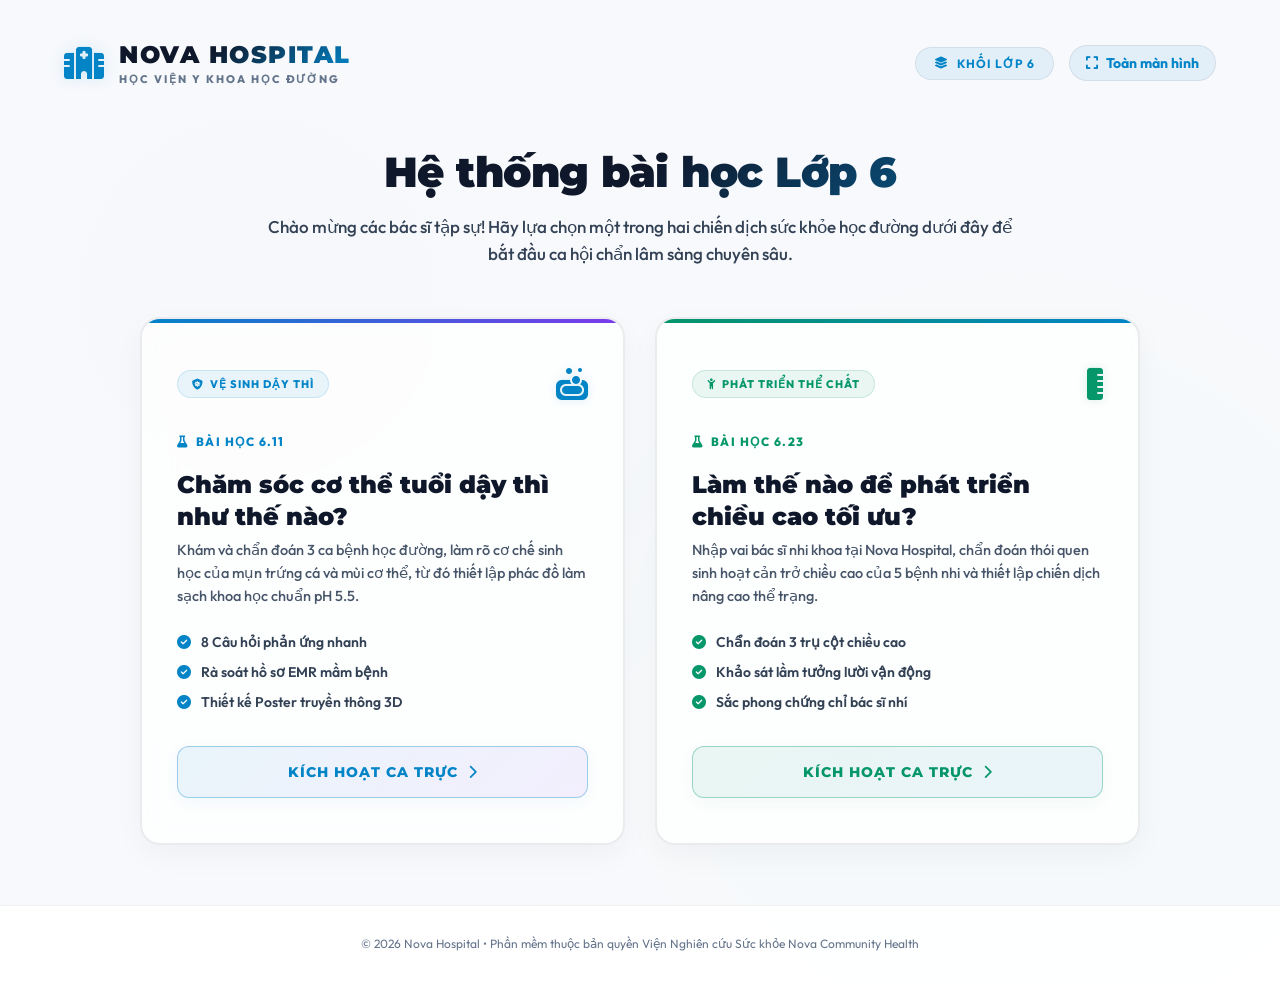
<file: index.html>
<!DOCTYPE html>
<html lang="vi">
<head>
  <meta charset="UTF-8">
  <meta name="viewport" content="width=device-width, initial-scale=1.0">
  <title>LỚP 6 – HỆ THỐNG ĐÀO TẠO Y KHOA HỌC ĐƯỜNG</title>
  
  <!-- SEO Meta Tags -->
  <meta name="description" content="Hệ thống đào tạo y khoa học đường dành cho học sinh Lớp 6: Chăm sóc cơ thể tuổi dậy thì và phát triển chiều cao tối ưu.">
  
  <!-- Google Fonts & FontAwesome -->
  <link rel="preconnect" href="https://fonts.googleapis.com">
  <link rel="preconnect" href="https://fonts.gstatic.com" crossorigin>
  <link href="https://fonts.googleapis.com/css2?family=Montserrat:wght@700;800;900&family=Outfit:wght@400;500;600;700;800&display=swap" rel="stylesheet">
  <link rel="stylesheet" href="https://cdnjs.cloudflare.com/ajax/libs/font-awesome/6.4.0/css/all.min.css">
  
  <style>
    :root {
      --bg-dark: #F8FAFC;
      --bg-card: rgba(255, 255, 255, 0.75);
      --text-main: #0F172A;
      --text-muted: #64748B;
      
      /* Vibrant Theme Accents for Light Mode */
      --cyan: #0284C7;
      --cyan-glow: rgba(2, 132, 199, 0.15);
      --mint: #059669;
      --mint-glow: rgba(5, 150, 105, 0.15);
      --purple: #7C3AED;
      --purple-glow: rgba(124, 58, 237, 0.15);
      --pink: #DB2777;
      --pink-glow: rgba(219, 39, 119, 0.15);
      
      --font-heading: 'Montserrat', sans-serif;
      --font-body: 'Outfit', sans-serif;
      --glass-border: rgba(15, 23, 42, 0.08);
      --transition-smooth: all 0.4s cubic-bezier(0.4, 0, 0.2, 1);
    }

    * {
      box-sizing: border-box;
      margin: 0;
      padding: 0;
    }

    body {
      background-color: var(--bg-dark);
      background-image: radial-gradient(circle at 20% 30%, rgba(124, 58, 237, 0.05) 0%, transparent 45%),
                        radial-gradient(circle at 80% 70%, rgba(2, 132, 199, 0.05) 0%, transparent 45%);
      color: var(--text-main);
      font-family: var(--font-body);
      min-height: 100vh;
      display: flex;
      flex-direction: column;
      justify-content: space-between;
      position: relative;
      overflow-x: hidden;
    }

    /* Blurred Background Image Overlay for Clinical Aesthetic */
    body::before {
      content: '';
      position: absolute;
      top: 0;
      left: 0;
      width: 100%;
      height: 100%;
      background: rgba(248, 250, 252, 0.88);
      z-index: -1;
      pointer-events: none;
    }

    .app-header {
      width: 100%;
      max-width: 1200px;
      margin: 0 auto;
      padding: 40px 24px;
      display: flex;
      justify-content: space-between;
      align-items: center;
      z-index: 10;
    }

    .brand {
      display: flex;
      align-items: center;
      gap: 15px;
    }

    .brand-logo {
      font-size: 32px;
      color: var(--cyan);
      text-shadow: 0 0 15px var(--cyan-glow);
      animation: pulse-glow 2s infinite alternate;
    }

    .brand-text h1 {
      font-family: var(--font-heading);
      font-size: 24px;
      font-weight: 900;
      letter-spacing: 1.5px;
      background: linear-gradient(135deg, #0F172A 40%, var(--cyan) 100%);
      -webkit-background-clip: text;
      -webkit-text-fill-color: transparent;
    }

    .brand-text p {
      font-size: 11px;
      font-weight: 800;
      letter-spacing: 2px;
      color: var(--text-muted);
      text-transform: uppercase;
      margin-top: 3px;
    }

    .header-badge {
      background: rgba(2, 132, 199, 0.08);
      border: 1.5px solid var(--glass-border);
      color: var(--cyan);
      font-size: 12px;
      font-weight: 700;
      padding: 8px 18px;
      border-radius: 30px;
      text-transform: uppercase;
      letter-spacing: 1px;
      display: flex;
      align-items: center;
      gap: 8px;
    }

    .main-container {
      width: 100%;
      max-width: 1200px;
      margin: 0 auto;
      padding: 20px 24px 60px 24px;
      z-index: 10;
      flex-grow: 1;
      display: flex;
      flex-direction: column;
      justify-content: center;
    }

    .welcome-banner {
      text-align: center;
      margin-bottom: 50px;
    }

    .welcome-banner h2 {
      font-family: var(--font-heading);
      font-size: 42px;
      font-weight: 900;
      color: var(--text-main);
      margin-bottom: 15px;
      background: linear-gradient(135deg, #0F172A 50%, var(--cyan) 100%);
      -webkit-background-clip: text;
      -webkit-text-fill-color: transparent;
      letter-spacing: -0.5px;
    }

    .welcome-banner p {
      font-size: 17px;
      color: #334155;
      max-width: 750px;
      margin: 0 auto;
      line-height: 1.6;
      font-weight: 500;
    }

    .lessons-grid {
      display: grid;
      grid-template-columns: repeat(2, 1fr);
      gap: 30px;
      max-width: 1000px;
      margin: 0 auto;
      width: 100%;
    }

    .lesson-card {
      background: var(--bg-card);
      border: 2px solid var(--glass-border);
      border-radius: 20px;
      padding: 45px 35px;
      display: flex;
      flex-direction: column;
      justify-content: space-between;
      min-height: 480px;
      transition: var(--transition-smooth);
      position: relative;
      overflow: hidden;
      backdrop-filter: blur(15px);
      box-shadow: 0 10px 30px rgba(15, 23, 42, 0.04);
    }

    .lesson-card::before {
      content: '';
      position: absolute;
      top: 0;
      left: 0;
      width: 100%;
      height: 4px;
      transition: var(--transition-smooth);
    }

    .card-puberty::before { background: linear-gradient(90deg, var(--cyan), var(--purple)); }
    .card-height::before { background: linear-gradient(90deg, var(--mint), var(--cyan)); }

    .lesson-card:hover {
      transform: translateY(-8px);
      border-color: rgba(2, 132, 199, 0.3);
      box-shadow: 0 15px 40px rgba(2, 132, 199, 0.1);
    }

    .card-header-info {
      display: flex;
      justify-content: space-between;
      align-items: center;
      margin-bottom: 30px;
    }

    .card-badge {
      font-size: 11px;
      font-weight: 800;
      padding: 6px 14px;
      border-radius: 30px;
      text-transform: uppercase;
      letter-spacing: 1px;
      display: flex;
      align-items: center;
      gap: 6px;
    }

    .card-puberty .card-badge { background: rgba(2, 132, 199, 0.08); color: var(--cyan); border: 1.5px solid rgba(2, 132, 199, 0.15); }
    .card-height .card-badge { background: rgba(5, 150, 105, 0.08); color: var(--mint); border: 1.5px solid rgba(5, 150, 105, 0.15); }

    .card-icon {
      font-size: 32px;
      transition: var(--transition-smooth);
    }
    .card-puberty .card-icon { color: var(--cyan); text-shadow: 0 0 10px var(--cyan-glow); }
    .card-height .card-icon { color: var(--mint); text-shadow: 0 0 10px var(--mint-glow); }

    .lesson-card:hover .card-icon {
      transform: scale(1.15) rotate(5deg);
    }

    .card-body h3 {
      font-family: var(--font-heading);
      font-size: 24px;
      font-weight: 900;
      color: #0F172A;
      margin-bottom: 6px;
      line-height: 1.3;
    }

    .card-num-label {
      font-size: 12px;
      font-weight: 800;
      margin-bottom: 20px;
      text-transform: uppercase;
      letter-spacing: 1.5px;
      display: flex;
      align-items: center;
      gap: 6px;
    }
    .card-puberty .card-num-label { color: var(--cyan); }
    .card-height .card-num-label { color: var(--mint); }

    .card-desc {
      font-size: 14.5px;
      color: #475569;
      line-height: 1.6;
      margin-bottom: 25px;
      min-height: 70px;
      font-weight: 500;
    }

    .card-features {
      list-style: none;
      display: flex;
      flex-direction: column;
      gap: 12px;
      margin-bottom: 35px;
    }

    .card-features li {
      font-size: 14px;
      color: #334155;
      display: flex;
      align-items: center;
      gap: 10px;
      font-weight: 600;
    }

    .card-puberty .card-features li i { color: var(--cyan); }
    .card-height .card-features li i { color: var(--mint); }

    .enter-btn {
      width: 100%;
      padding: 16px;
      border-radius: 12px;
      font-family: var(--font-heading);
      font-weight: 800;
      font-size: 14px;
      text-align: center;
      text-decoration: none;
      display: flex;
      align-items: center;
      justify-content: center;
      gap: 10px;
      transition: var(--transition-smooth);
      border: none;
      cursor: pointer;
      text-transform: uppercase;
      letter-spacing: 1px;
    }

    .card-puberty .enter-btn {
      background: linear-gradient(135deg, rgba(2, 132, 199, 0.08) 0%, rgba(124, 58, 237, 0.08) 100%);
      color: #0284C7;
      border: 1.5px solid rgba(2, 132, 199, 0.35);
      box-shadow: 0 4px 15px rgba(2, 132, 199, 0.05);
    }
    .card-puberty .enter-btn:hover {
      background: linear-gradient(135deg, var(--cyan) 0%, var(--purple) 100%);
      box-shadow: 0 6px 20px rgba(2, 132, 199, 0.25);
      color: #FFFFFF;
      transform: translateY(-2px);
    }

    .card-height .enter-btn {
      background: linear-gradient(135deg, rgba(5, 150, 105, 0.08) 0%, rgba(2, 132, 199, 0.08) 100%);
      color: #059669;
      border: 1.5px solid rgba(5, 150, 105, 0.35);
      box-shadow: 0 4px 15px rgba(5, 150, 105, 0.05);
    }
    .card-height .enter-btn:hover {
      background: linear-gradient(135deg, var(--mint) 0%, var(--cyan) 100%);
      box-shadow: 0 6px 20px rgba(5, 150, 105, 0.25);
      color: #FFFFFF;
      transform: translateY(-2px);
    }

    .app-footer {
      width: 100%;
      padding: 30px;
      text-align: center;
      border-top: 1px solid rgba(15, 23, 42, 0.06);
      font-size: 12px;
      color: var(--text-muted);
      background: rgba(255, 255, 255, 0.9);
      backdrop-filter: blur(8px);
      z-index: 10;
    }

    @keyframes pulse-glow {
      0% { transform: scale(1); opacity: 0.85; }
      100% { transform: scale(1.05); opacity: 1; }
    }

    @media (max-width: 768px) {
      .lessons-grid {
        grid-template-columns: 1fr;
        max-width: 480px;
      }
      .welcome-banner h2 {
        font-size: 32px;
      }
      .welcome-banner p {
        font-size: 15px;
      }
      .lesson-card {
        min-height: auto;
      }
    }
  </style>
</head>
<body>
  <!-- Header -->
  <header class="app-header">
    <div class="brand">
      <div class="brand-logo"><i class="fa-solid fa-hospital"></i></div>
      <div class="brand-text">
        <h1>NOVA HOSPITAL</h1>
        <p>HỌC VIỆN Y KHOA HỌC ĐƯỜNG</p>
      </div>
    </div>
    <div style="display: flex; align-items: center; gap: 15px;">
      <div class="header-badge">
        <i class="fa-solid fa-layer-group"></i> KHỐI LỚP 6
      </div>
      <button class="control-btn" id="fullscreen-toggle" title="Toàn màn hình" style="background: rgba(2, 132, 199, 0.08); border: 1.5px solid var(--glass-border); color: var(--cyan); font-size: 14px; font-weight: 700; padding: 8px 16px; border-radius: 30px; cursor: pointer; display: inline-flex; align-items: center; gap: 8px; font-family: var(--font-body); transition: var(--transition-smooth);">
        <i class="fa-solid fa-expand"></i> <span class="btn-lbl">Toàn màn hình</span>
      </button>
    </div>
  </header>

  <!-- Main Container -->
  <main class="main-container">
    <div class="welcome-banner">
      <h2>Hệ thống bài học Lớp 6</h2>
      <p>Chào mừng các bác sĩ tập sự! Hãy lựa chọn một trong hai chiến dịch sức khỏe học đường dưới đây để bắt đầu ca hội chẩn lâm sàng chuyên sâu.</p>
    </div>

    <div class="lessons-grid">
      <!-- BÀI 6.11 CARD -->
      <div class="lesson-card card-puberty">
        <div>
          <div class="card-header-info">
            <span class="card-badge"><i class="fa-solid fa-shield-virus"></i> Vệ sinh dậy thì</span>
            <span class="card-icon"><i class="fa-solid fa-soap"></i></span>
          </div>
          <div class="card-body">
            <span class="card-num-label"><i class="fa-solid fa-flask"></i> Bài học 6.11</span>
            <h3>Chăm sóc cơ thể tuổi dậy thì như thế nào?</h3>
            <p class="card-desc">Khám và chẩn đoán 3 ca bệnh học đường, làm rõ cơ chế sinh học của mụn trứng cá và mùi cơ thể, từ đó thiết lập phác đồ làm sạch khoa học chuẩn pH 5.5.</p>
            <ul class="card-features">
              <li><i class="fa-solid fa-circle-check"></i> 8 Câu hỏi phản ứng nhanh</li>
              <li><i class="fa-solid fa-circle-check"></i> Rà soát hồ sơ EMR mầm bệnh</li>
              <li><i class="fa-solid fa-circle-check"></i> Thiết kế Poster truyền thông 3D</li>
            </ul>
          </div>
        </div>
        <a href="puberty_portal.html" class="enter-btn" id="btn-puberty">
          <span>Kích hoạt ca trực</span> <i class="fa-solid fa-chevron-right"></i>
        </a>
      </div>

      <!-- BÀI 6.23 CARD -->
      <div class="lesson-card card-height">
        <div>
          <div class="card-header-info">
            <span class="card-badge"><i class="fa-solid fa-child-reaching"></i> Phát triển thể chất</span>
            <span class="card-icon"><i class="fa-solid fa-ruler-vertical"></i></span>
          </div>
          <div class="card-body">
            <span class="card-num-label"><i class="fa-solid fa-flask"></i> Bài học 6.23</span>
            <h3>Làm thế nào để phát triển chiều cao tối ưu?</h3>
            <p class="card-desc">Nhập vai bác sĩ nhi khoa tại Nova Hospital, chẩn đoán thói quen sinh hoạt cản trở chiều cao của 5 bệnh nhi và thiết lập chiến dịch nâng cao thể trạng.</p>
            <ul class="card-features">
              <li><i class="fa-solid fa-circle-check"></i> Chẩn đoán 3 trụ cột chiều cao</li>
              <li><i class="fa-solid fa-circle-check"></i> Khảo sát lầm tưởng lười vận động</li>
              <li><i class="fa-solid fa-circle-check"></i> Sắc phong chứng chỉ bác sĩ nhí</li>
            </ul>
          </div>
        </div>
        <a href="height_portal.html" class="enter-btn" id="btn-height">
          <span>Kích hoạt ca trực</span> <i class="fa-solid fa-chevron-right"></i>
        </a>
      </div>
    </div>
  </main>

  <!-- Footer -->
  <footer class="app-footer">
    <p>&copy; 2026 Nova Hospital &bull; Phần mềm thuộc bản quyền Viện Nghiên cứu Sức khỏe Nova Community Health</p>
  </footer>

  <!-- Fullscreen script -->
  <script>
    const fullscreenBtn = document.getElementById("fullscreen-toggle");
    if (fullscreenBtn) {
      fullscreenBtn.addEventListener("click", () => {
        if (!document.fullscreenElement) {
          document.documentElement.requestFullscreen().catch(err => {
            console.error(`Error entering fullscreen: ${err.message}`);
          });
        } else {
          document.exitFullscreen();
        }
      });
      document.addEventListener("fullscreenchange", () => {
        const icon = fullscreenBtn.querySelector("i");
        const label = fullscreenBtn.querySelector(".btn-lbl");
        if (document.fullscreenElement) {
          if (icon) icon.className = "fa-solid fa-compress";
          if (label) label.textContent = "Thu nhỏ";
        } else {
          if (icon) icon.className = "fa-solid fa-expand";
          if (label) label.textContent = "Toàn màn hình";
        }
      });
    }
  </script>

</body>
</html>
</file>
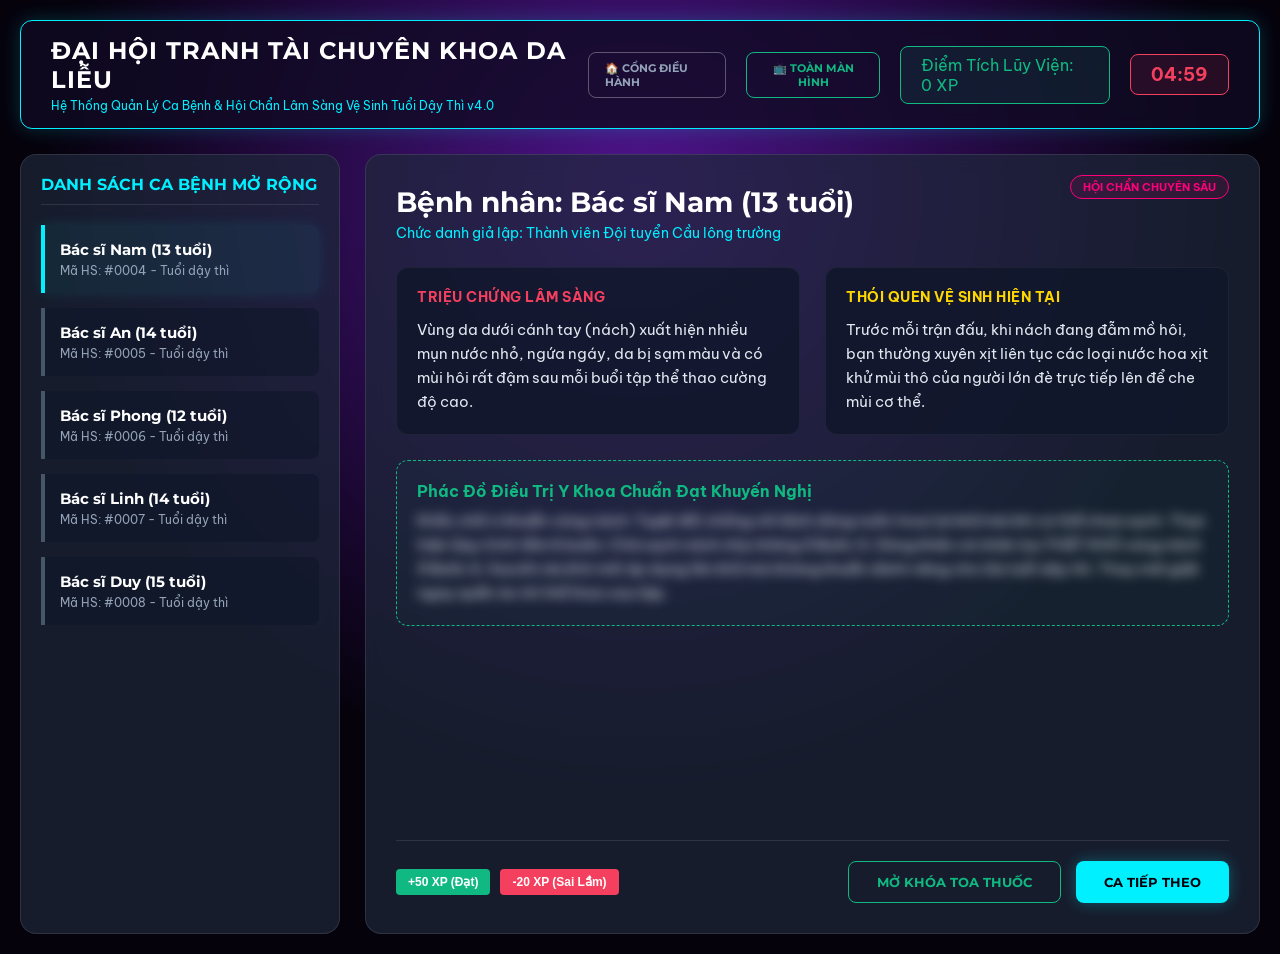
<file: cuoc_thi.html>
<!DOCTYPE html>
<html lang="vi">
<head>
    <meta charset="UTF-8">
    <meta name="viewport" content="width=device-width, initial-scale=1.0">
    <title>Đại Hội Tranh Tài Chuyên Khoa Da Liễu - Nova Hospital</title>
    <link href="https://fonts.googleapis.com/css2?family=Montserrat:wght@700;800&family=Be+Vietnam+Pro:wght@400;500;700&display=swap" rel="stylesheet">
    <style>
        :root {
            --bg-main: #05020C;
            --bg-nebula: #110A24;
            --bg-panel: rgba(30, 41, 59, 0.7);
            --electric-cyan: #00F0FF;
            --cosmic-pink: #FF007A;
            --neon-mint: #10B981;
            --digital-coral: #F43F5E;
            --nova-gold: #FFD700;
        }

        * {
            box-sizing: border-box;
            margin: 0;
            padding: 0;
        }

        body {
            font-family: 'Be Vietnam Pro', sans-serif;
            background-color: var(--bg-main);
            color: #E2E8F0;
            overflow-x: hidden;
            background-image: radial-gradient(circle at 50% 20%, #4E148C 0%, var(--bg-main) 60%);
            min-height: 100vh;
            padding: 20px;
        }

        h1, h2, h3, .font-tech {
            font-family: 'Montserrat', sans-serif;
            font-weight: 700;
        }

        /* Top Navigation Header */
        .header-terminal {
            display: flex;
            justify-content: space-between;
            align-items: center;
            background: rgba(17, 10, 36, 0.8);
            border: 1px solid var(--electric-cyan);
            border-radius: 12px;
            padding: 15px 30px;
            margin-bottom: 25px;
            backdrop-filter: blur(10px);
            box-shadow: 0 0 20px rgba(0, 240, 255, 0.2);
        }

        .header-title h1 {
            color: #FFF;
            font-size: 24px;
            letter-spacing: 1px;
            text-transform: uppercase;
        }

        .header-title span {
            color: var(--electric-cyan);
            font-size: 12px;
            display: block;
            margin-top: 4px;
        }

        /* Score & Timer HUD */
        .hud-display {
            display: flex;
            gap: 20px;
            align-items: center;
        }

        .timer-box {
            background: rgba(244, 63, 94, 0.1);
            border: 1px solid var(--digital-coral);
            padding: 8px 20px;
            border-radius: 8px;
            color: var(--digital-coral);
            font-size: 18px;
            font-weight: bold;
        }

        .score-board {
            background: rgba(16, 185, 129, 0.1);
            border: 1px solid var(--neon-mint);
            padding: 8px 20px;
            border-radius: 8px;
            color: var(--neon-mint);
            font-size: 16px;
        }

        /* Main Workspace Grid */
        .workspace-grid {
            display: grid;
            grid-template-columns: 320px 1fr;
            gap: 25px;
            height: calc(100vh - 120px);
        }

        /* Sidebar Sidebar List Cases */
        .sidebar-cases {
            background: var(--bg-panel);
            border: 1px solid rgba(255, 255, 255, 0.1);
            border-radius: 16px;
            padding: 20px;
            backdrop-filter: blur(12px);
            display: flex;
            flex-direction: column;
            gap: 15px;
            overflow-y: auto;
        }

        .sidebar-cases h2 {
            font-size: 16px;
            color: var(--electric-cyan);
            text-transform: uppercase;
            border-bottom: 1px solid rgba(255, 255, 255, 0.1);
            padding-bottom: 10px;
            margin-bottom: 5px;
        }

        .case-tab {
            background: rgba(15, 23, 42, 0.6);
            border-left: 4px solid #475569;
            padding: 15px;
            border-radius: 0 8px 8px 0;
            cursor: pointer;
            transition: all 0.3s cubic-bezier(0.4, 0, 0.2, 1);
        }

        .case-tab:hover {
            background: rgba(255, 255, 255, 0.05);
            transform: translateX(5px);
        }

        .case-tab.active {
            background: rgba(0, 240, 255, 0.05);
            border-left-color: var(--electric-cyan);
            box-shadow: 0 0 15px rgba(0, 240, 255, 0.1);
        }

        .case-tab h3 {
            font-size: 15px;
            color: #FFF;
            margin-bottom: 4px;
        }

        .case-tab p {
            font-size: 12px;
            color: #94A3B8;
        }

        /* Center Dashboard Clinical View */
        .clinical-dashboard {
            background: var(--bg-panel);
            border: 1px solid rgba(255, 255, 255, 0.1);
            border-radius: 16px;
            padding: 30px;
            backdrop-filter: blur(12px);
            display: flex;
            flex-direction: column;
            justify-content: space-between;
            position: relative;
        }

        .panel-badge {
            position: absolute;
            top: 20px;
            right: 30px;
            background: rgba(255, 0, 122, 0.1);
            border: 1px solid var(--cosmic-pink);
            color: var(--cosmic-pink);
            padding: 4px 12px;
            border-radius: 20px;
            font-size: 11px;
            text-transform: uppercase;
            font-weight: bold;
        }

        .patient-info {
            margin-bottom: 25px;
        }

        .patient-info h2 {
            font-size: 28px;
            color: #FFF;
            margin-bottom: 5px;
        }

        .patient-info p {
            color: var(--electric-cyan);
            font-size: 14px;
        }

        /* Data Blocks */
        .data-section {
            display: grid;
            grid-template-columns: 1fr 1fr;
            gap: 25px;
            margin-bottom: 25px;
            flex-grow: 1;
        }

        .block-card {
            background: rgba(15, 23, 42, 0.8);
            border: 1px solid rgba(255, 255, 255, 0.05);
            border-radius: 12px;
            padding: 20px;
            position: relative;
        }

        .block-card h4 {
            font-size: 14px;
            color: #94A3B8;
            margin-bottom: 12px;
            text-transform: uppercase;
            letter-spacing: 0.5px;
        }

        .block-card.symptom-card h4 { color: var(--digital-coral); }
        .block-card.habit-card h4 { color: var(--nova-gold); }

        .block-content {
            font-size: 15px;
            line-height: 1.6;
            color: #E2E8F0;
        }

        /* Interaction Panel Prescription */
        .prescription-box {
            background: rgba(16, 185, 129, 0.03);
            border: 1px dashed var(--neon-mint);
            border-radius: 12px;
            padding: 20px;
            margin-top: 15px;
        }

        .prescription-box h4 {
            color: var(--neon-mint);
            margin-bottom: 8px;
        }

        .prescription-blur {
            filter: blur(6px);
            user-select: none;
            pointer-events: none;
            transition: all 0.5s ease;
        }

        .prescription-box.reveal .prescription-blur {
            filter: blur(0);
            user-select: auto;
            pointer-events: auto;
        }

        /* Control Area Bottom Button */
        .control-area {
            display: flex;
            justify-content: space-between;
            align-items: center;
            border-top: 1px solid rgba(255, 255, 255, 0.1);
            padding-top: 20px;
            margin-top: 15px;
        }

        .btn-action {
            font-family: 'Montserrat', sans-serif;
            font-weight: 700;
            padding: 12px 28px;
            border-radius: 8px;
            cursor: pointer;
            border: none;
            transition: all 0.2s ease;
            text-transform: uppercase;
            font-size: 13px;
        }

        .btn-submit {
            background: var(--electric-cyan);
            color: #05020C;
            box-shadow: 0 0 15px rgba(0, 240, 255, 0.3);
        }

        .btn-submit:hover {
            background: #FFF;
            box-shadow: 0 0 25px rgba(255, 255, 255, 0.5);
        }

        .btn-reveal {
            background: transparent;
            border: 1px solid var(--neon-mint);
            color: var(--neon-mint);
        }

        .btn-reveal:hover {
            background: var(--neon-mint);
            color: #FFF;
        }

        /* Interactive Score Buttons for Teacher */
        .grading-panel {
            display: flex;
            gap: 10px;
        }
        .btn-grade {
            padding: 6px 12px;
            border-radius: 4px;
            border: none;
            cursor: pointer;
            font-weight: bold;
            font-size: 12px;
        }
        .btn-plus { background: var(--neon-mint); color: white; }
        .btn-minus { background: var(--digital-coral); color: white; }

        /* Custom Scrollbar */
        ::-webkit-scrollbar { width: 6px; }
        ::-webkit-scrollbar-track { background: transparent; }
        ::-webkit-scrollbar-thumb { background: #334155; border-radius: 10px; }
        ::-webkit-scrollbar-thumb:hover { background: #475569; }
    </style>
</head>
<body>

    <!-- Header Terminal HUD -->
    <div class="header-terminal">
        <div class="header-title">
            <h1>Đại Hội Tranh Tài Chuyên Khoa Da Liễu</h1>
            <span>Hệ Thống Quản Lý Ca Bệnh & Hội Chẩn Lâm Sàng Vệ Sinh Tuổi Dậy Thì v4.0</span>
        </div>
        <div class="hud-display" style="display: flex; align-items: center; gap: 20px;">
            <a href="index.html" class="btn-action btn-reveal" style="padding: 8px 16px; font-size: 11px; margin: 0; display: inline-flex; align-items: center; gap: 6px; text-decoration: none; border-color: rgba(255,255,255,0.3); color: #94A3B8;">🏠 CỔNG ĐIỀU HÀNH</a>
            <button class="btn-action btn-reveal" id="fullscreen-toggle" style="padding: 8px 16px; font-size: 11px; margin: 0; display: flex; align-items: center; gap: 6px;">📺 TOÀN MÀN HÌNH</button>
            <div class="score-board">Điểm Tích Lũy Viện: <span id="score-val">0</span> XP</div>
            <div class="timer-box" id="countdown-clock">05:00</div>
        </div>
    </div>

    <!-- Main Workspace Area -->
    <div class="workspace-grid">
        
        <!-- Case List Sidebar -->
        <div class="sidebar-cases" id="cases-list-panel">
            <h2>Danh Sách Ca Bệnh Mở Rộng</h2>
            <!-- Tabs dynamically rendered via Javascript -->
        </div>

        <!-- Dynamic Clinical Viewer Dashboard -->
        <div class="clinical-dashboard" id="clinical-dashboard-viewer">
            <div class="panel-badge">Hội Chẩn Chuyên Sâu</div>
            
            <div class="patient-wrapper">
                <div class="patient-info">
                    <h2 id="view-patient-name">Bác Sĩ Đang Đọc Dữ Liệu...</h2>
                    <p id="view-patient-meta">Khoa Lâm Sàng Kỹ Thuật Số</p>
                </div>

                <div class="data-section">
                    <div class="block-card symptom-card">
                        <h4>Triệu Chứng Lâm Sàng</h4>
                        <div class="block-content" id="view-symptoms">Vui lòng chọn một ca bệnh từ danh sách bên trái để bắt đầu phiên kiểm tra.</div>
                    </div>
                    <div class="block-card habit-card">
                        <h4>Thói Quen Vệ Sinh Hiện Tại</h4>
                        <div class="block-content" id="view-habits">Hệ thống sẵn sàng nạp dữ liệu phân tích thói quen sinh hoạt.</div>
                    </div>
                </div>

                <div class="prescription-box" id="prescription-container">
                    <h4>Phác Đồ Điều Trị Y Khoa Chuẩn Đạt Khuyến Nghị</h4>
                    <div class="block-content prescription-blur" id="view-prescription">
                        Nội dung phác đồ đang được bảo mật. Nhóm cần đưa ra chẩn đoán và báo cáo trước viện trước khi mở khóa kiểm tra.
                    </div>
                </div>
            </div>

            <!-- Control Actions Footer -->
            <div class="control-area">
                <div class="grading-panel">
                    <button class="btn-grade btn-plus" onclick="updateScore(50)">+50 XP (Đạt)</button>
                    <button class="btn-grade btn-minus" onclick="updateScore(-20)">-20 XP (Sai Lầm)</button>
                </div>
                <div style="display: flex; gap: 15px;">
                    <button class="btn-action btn-reveal" onclick="togglePrescriptionReveal()">Mở Khóa Toa Thuốc</button>
                    <button class="btn-action btn-submit" onclick="triggerNextCase()">Ca Tiếp Theo</button>
                </div>
            </div>

        </div>

    </div>

    <script>
        // Data Store containing the 5 expanded medical case sheets
        const clinicalCasesData = [
            {
                id: 4,
                name: "Bệnh nhân: Bác sĩ Nam (13 tuổi)",
                meta: "Chức danh giả lập: Thành viên Đội tuyển Cầu lông trường",
                symptoms: "Vùng da dưới cánh tay (nách) xuất hiện nhiều mụn nước nhỏ, ngứa ngáy, da bị sạm màu và có mùi hôi rất đậm sau mỗi buổi tập thể thao cường độ cao.",
                habits: "Trước mỗi trận đấu, khi nách đang đẫm mồ hôi, bạn thường xuyên xịt liên tục các loại nước hoa xịt khử mùi thô của người lớn đè trực tiếp lên để che mùi cơ thể.",
                prescription: "Khắc chế vi khuẩn vùng nách: Tuyệt đối chống chỉ định dùng nước hoa/xịt khử mùi khi cơ thể chưa sạch. Thực hiện Quy trình tắm 6 bước: Chà sạch nách nhẹ nhàng ở Bước 4; Dùng khăn cá nhân lau THẬT KHÔ vùng nách ở Bước 6. Sau khi da khô mới áp dụng lăn khử mùi kháng khuẩn dành riêng cho lứa tuổi dậy thì. Thay mới giặt ngay quần áo lót thể thao sau tập."
            },
            {
                id: 5,
                name: "Bệnh nhân: Bác sĩ An (14 tuổi)",
                meta: "Chức danh giả lập: Học sinh khối Trung học",
                symptoms: "Da mặt vùng hai bên má, cằm và xung quanh vùng miệng xuất hiện dày đặc các loại mụn đầu đen, mụn cám bít tắc lỗ chân lông và một số nốt mụn mủ sưng đỏ đau nhức.",
                habits: "Đeo một chiếc khẩu trang vải liên tục từ ngày này qua ngày khác khi đi học và đi chơi mà không hề giặt giũ vệ sinh. Mỗi khi thấy mụn nổi lên, bạn thường lấy tay không cạy, nặn trực tiếp ngay tại lớp học.",
                prescription: "Bảo vệ hàng rào biểu bì mặt: Tuyệt đối nghiêm cấm cạy nặn mụn bằng tay chưa sát khuẩn. Thực hiện rửa mặt nhẹ nhàng bằng sữa rửa mặt hoặc xà phòng có độ cân bằng pH lý tưởng 5.5 ở Bước 4. Thay mới khẩu trang y tế/khấu trang vải sạch hàng ngày để triệt tiêu ổ vi khuẩn tích tụ từ hơi thở và khói bụi biểu bì."
            },
            {
                id: 6,
                name: "Bệnh nhân: Bác sĩ Phong (12 tuổi)",
                meta: "Chức danh giả lập: Học sinh đam mê bơi lội",
                symptoms: "Toàn bộ vùng da ở lưng và ngực bị ngứa ngáy râm ran liên tục, bề mặt xuất hiện các sẩn đỏ li ti sưng viêm rải rác xung quanh các nang lông.",
                habits: "Sau khi từ bể bơi công cộng bước lên, bạn chỉ dội nhanh cơ thể dưới vòi nước sạch khoảng 10 giây rồi mặc quần áo đi thẳng về nhà luôn, để đến tối muộn mới tắm kỹ lại bằng xà phòng.",
                prescription: "Xử lý viêm nang lông lưng ngực: Clo hóa chất và vi khuẩn bể bơi lưu giữ lâu ngày phá hủy màng bảo vệ da. Yêu cầu tắm kỹ ngay sau khi bơi xong. Áp dụng chuẩn Bước 4 (Xoa xà phòng pH 5.5 toàn thân); Đặc trị Bước 5 (Tắm tráng thật kỹ các vùng dễ bám bẩn tích tụ vi khuẩn bao gồm Lưng, Ngực, Gáy, Mông). Lau khô hoàn toàn trước khi mặc đồ mới."
            },
            {
                id: 7,
                name: "Bệnh nhân: Bác sĩ Linh (14 tuổi)",
                meta: "Chức danh giả lập: Học sinh khối 8",
                symptoms: "Vùng bẹn da nhạy cảm và nếp gấp sau hai đầu gối bị ngứa rát dữ dội, xuất hiện các mảng da tổn thương mẩn đỏ, tróc vảy mỏng nhẹ.",
                habits: "Thường xuyên mặc quần jeans dày bó sát cơ thể (skinny jeans) liên tục kể cả trong những ngày hè oi bức, nóng nực. Do quần chất liệu dày lười giặt nên thường mặc lại quần jeans cũ 2-3 lần mới đem giặt.",
                prescription: "Điều trị nấm kẽ và nếp gấp da: Vi khuẩn và vi nấm cực kỳ ưa thích độ ẩm cao ở nếp gấp bị b bị bít tắc bởi đồ bó. Áp dụng Bước 4: Vệ sinh vùng kín và vùng bẹn bằng nước sạch (không chà xà phòng thô phá hủy màng pH nhạy cảm). Thay đổi lối sống: Đổi sang mặc quần áo, đồ lót chất liệu cotton co giãn thông thoáng; tuyệt đối không mặc lại quần áo lót/quần jeans cũ của ngày hôm trước."
            },
            {
                id: 8,
                name: "Bệnh nhân: Bác sĩ Duy (15 tuổi)",
                meta: "Chức danh giả lập: Thành viên Đội bóng đá",
                symptoms: "Lòng bàn chân và các khu vực kẽ ngón chân bị bợt trắng da, ẩm ướt, ngứa rát vô cùng dữ dội và bốc mùi hôi thối nồng nặc đặc trưng mỗi khi cởi giày.",
                habits: "Sau mỗi buổi tập luyện đá bóng, bạn thường xuyên tiện tay nhét nguyên đôi tất cũ đẫm mồ hôi vào bên trong giày thể thao, ngày hôm sau lại tiếp tục lôi ra đi tiếp mà không hề giặt sạch.",
                prescription: "Triệt tiêu vi khuẩn mùi hôi chân: Thay đổi thói quen cốt lõi. Áp dụng triệt để Bước 6: Sau khi tắm xong, dùng khăn khô lau thật kỹ lòng bàn chân và từng kẽ ngón chân. Tuyệt đối nghiêm cấm đi lại tất cũ của ngày hôm trước; giặt sạch phơi khô tất sau mỗi lần đeo. Giày thể thao cần được phơi nắng hoặc xịt khuẩn định kỳ để giữ môi trường luôn khô ráo."
            }
        ];

        let currentActiveIndex = 0;
        let scoreXPCounter = 0;
        let timerSecondsTotal = 300; // 5 minutes standard round
        let timerIntervalNode = null;

        // Sound Synthesizer Engine using Web Audio API for Retro Cyber Beeps
        let audioCtx = null;
        function playCyberSound(type) {
            if (!audioCtx) {
                audioCtx = new (window.AudioContext || window.webkitAudioContext)();
            }
            if (audioCtx.state === 'suspended') {
                audioCtx.resume();
            }
            
            const osc = audioCtx.createOscillator();
            const gain = audioCtx.createGain();
            osc.connect(gain);
            gain.connect(audioCtx.destination);
            
            if (type === 'click') {
                osc.type = 'sine'; osc.frequency.setValueAtTime(600, audioCtx.currentTime);
                gain.gain.setValueAtTime(0.1, audioCtx.currentTime); gain.gain.exponentialRampToValueAtTime(0.01, audioCtx.currentTime + 0.1);
                osc.start(); osc.stop(audioCtx.currentTime + 0.1);
            } else if (type === 'success') {
                osc.type = 'triangle'; osc.frequency.setValueAtTime(440, audioCtx.currentTime); osc.frequency.setValueAtTime(880, audioCtx.currentTime + 0.1);
                gain.gain.setValueAtTime(0.1, audioCtx.currentTime); gain.gain.exponentialRampToValueAtTime(0.01, audioCtx.currentTime + 0.3);
                osc.start(); osc.stop(audioCtx.currentTime + 0.3);
            } else if (type === 'reveal') {
                osc.type = 'sawtooth'; osc.frequency.setValueAtTime(1200, audioCtx.currentTime); osc.frequency.linearRampToValueAtTime(400, audioCtx.currentTime + 0.2);
                gain.gain.setValueAtTime(0.08, audioCtx.currentTime); gain.gain.exponentialRampToValueAtTime(0.01, audioCtx.currentTime + 0.2);
                osc.start(); osc.stop(audioCtx.currentTime + 0.2);
            }
        }

        // Initialize App Component Setup
        function initAppDashboard() {
            renderSidebarTabs();
            loadTargetCaseData(0);
            startCountdownEngine();

            const fullscreenBtn = document.getElementById('fullscreen-toggle');
            if (fullscreenBtn) {
                fullscreenBtn.addEventListener('click', () => {
                    if (!document.fullscreenElement) {
                        document.documentElement.requestFullscreen().then(() => {
                            fullscreenBtn.innerText = '📺 THU NHỎ';
                        }).catch(err => {
                            console.warn(`Error attempting to enable full-screen mode: ${err.message}`);
                        });
                    } else {
                        document.exitFullscreen().then(() => {
                            fullscreenBtn.innerText = '📺 TOÀN MÀN HÌNH';
                        });
                    }
                });
            }

            document.addEventListener('fullscreenchange', () => {
                if (fullscreenBtn) {
                    if (document.fullscreenElement) {
                        fullscreenBtn.innerText = '📺 THU NHỎ';
                    } else {
                        fullscreenBtn.innerText = '📺 TOÀN MÀN HÌNH';
                    }
                }
            });
        }

        // Render Sidebar Menu Tabs Component
        function renderSidebarTabs() {
            const container = document.getElementById('cases-list-panel');
            // Keep the header h2, clear the rest
            container.innerHTML = '<h2>Danh Sách Ca Bệnh Mở Rộng</h2>';
            
            clinicalCasesData.forEach((item, index) => {
                const card = document.createElement('div');
                card.className = `case-tab ${index === currentActiveIndex ? 'active' : ''}`;
                card.id = `tab-index-${index}`;
                card.onclick = () => { playCyberSound('click'); loadTargetCaseData(index); };
                
                card.innerHTML = `
                    <h3>${item.name.replace("Bệnh nhân: ", "")}</h3>
                    <p>Mã HS: #000${item.id} - Tuổi dậy thì</p>
                `;
                container.appendChild(card);
            });
        }

        // Load targeted medical records into data blocks viewer
        function loadTargetCaseData(index) {
            currentActiveIndex = index;
            
            // Manage Active Class Highlight Update
            document.querySelectorAll('.case-tab').forEach(el => el.classList.remove('active'));
            const activeTab = document.getElementById(`tab-index-${index}`);
            if (activeTab) activeTab.classList.add('active');

            const item = clinicalCasesData[index];
            document.getElementById('view-patient-name').innerText = item.name;
            document.getElementById('view-patient-meta').innerText = item.meta;
            document.getElementById('view-symptoms').innerText = item.symptoms;
            document.getElementById('view-habits').innerText = item.habits;
            document.getElementById('view-prescription').innerText = item.prescription;

            // Reset Prescription Container State Blur Lock
            document.getElementById('prescription-container').classList.remove('reveal');
        }

        // Toggle state presentation to reveal prescription data
        function togglePrescriptionReveal() {
            playCyberSound('reveal');
            const container = document.getElementById('prescription-container');
            container.classList.toggle('reveal');
        }

        // Sequence pipeline mechanism to next case record file
        function triggerNextCase() {
            playCyberSound('success');
            let nextIndex = currentActiveIndex + 1;
            if (nextIndex >= clinicalCasesData.length) {
                nextIndex = 0; // wrap loop round
            }
            loadTargetCaseData(nextIndex);
        }

        // Interactive Scoreboard Modifier Utility
        function updateScore(amount) {
            scoreXPCounter += amount;
            if (scoreXPCounter < 0) scoreXPCounter = 0;
            document.getElementById('score-val').innerText = scoreXPCounter;
            playCyberSound('success');
        }

        // Clock Engine Loop Logic Component
        function startCountdownEngine() {
            if (timerIntervalNode) clearInterval(timerIntervalNode);
            
            timerIntervalNode = setInterval(() => {
                timerSecondsTotal--;
                if (timerSecondsTotal <= 0) {
                    clearInterval(timerIntervalNode);
                    document.getElementById('countdown-clock').innerText = "HẾT GIỜ";
                    document.getElementById('countdown-clock').style.animation = "blink 1s infinite";
                    return;
                }

                const min = Math.floor(timerSecondsTotal / 60).toString().padStart(2, '0');
                const sec = (timerSecondsTotal % 60).toString().padStart(2, '0');
                document.getElementById('countdown-clock').innerText = `${min}:${sec}`;
            }, 1000);
        }

        // Trigger loading workflow application initialization
        window.onload = initAppDashboard;
    </script>
</body>
</html>
</file>
